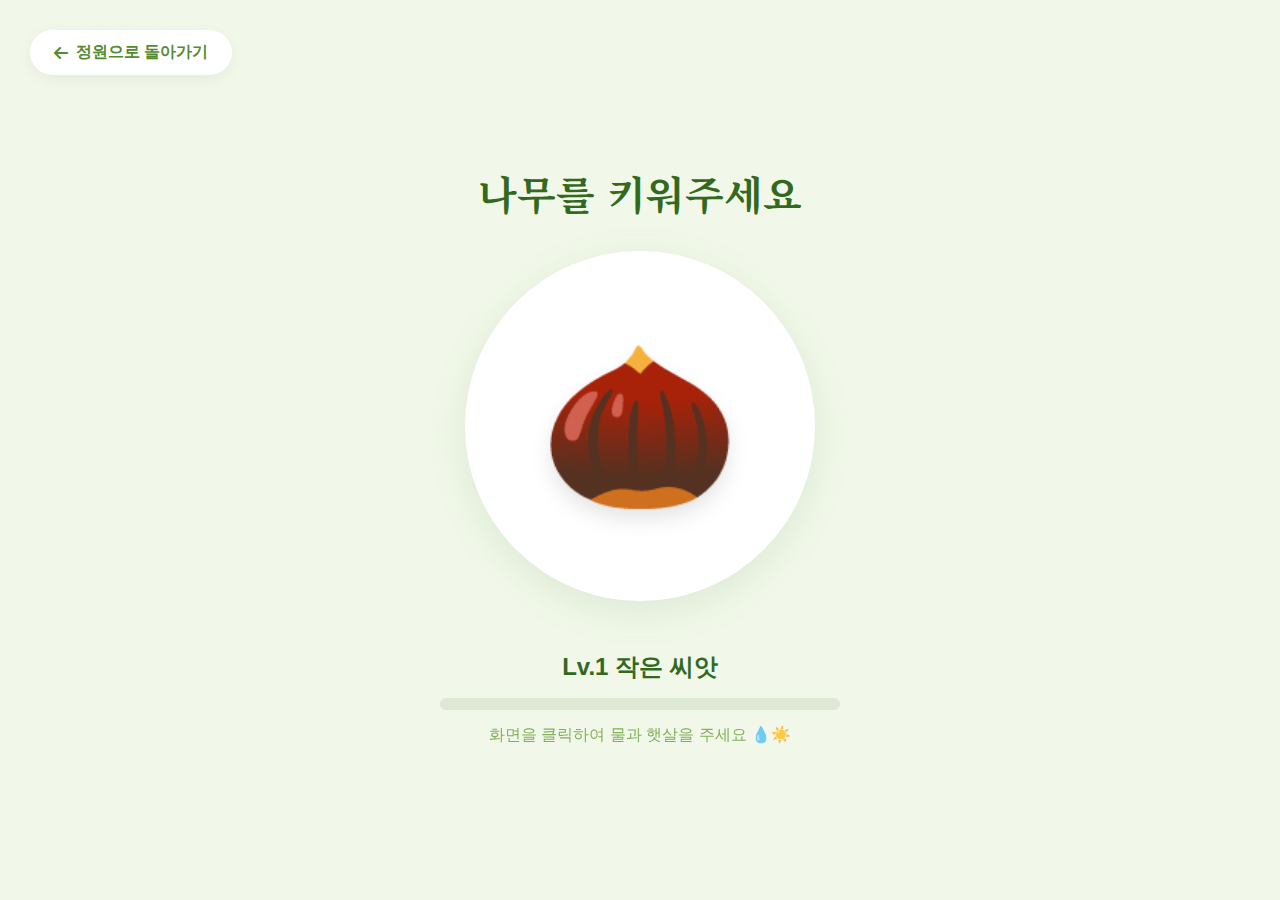
<file: Egg_game.html>
<!DOCTYPE html>
<html lang="ko">

<head>
    <meta charset="UTF-8">
    <title>독서 나무 키우기 🌳</title>
    <!-- Use standard fonts matching home style -->
    <link
        href="https://fonts.googleapis.com/css2?family=Noto+Serif+KR:wght@700&family=Pretendard:wght@400;600&display=swap"
        rel="stylesheet">
    <link rel="stylesheet" href="https://cdnjs.cloudflare.com/ajax/libs/font-awesome/6.4.0/css/all.min.css">
    <style>
        body {
            font-family: 'Pretendard', sans-serif;
            background-color: #F1F8E9;
            /* Very soft green */
            display: flex;
            flex-direction: column;
            align-items: center;
            justify-content: center;
            height: 100vh;
            margin: 0;
            overflow: hidden;
            color: #263238;
        }

        h1 {
            font-family: 'Noto Serif KR', serif;
            color: #33691E;
            margin-bottom: 30px;
            font-size: 2.5rem;
        }

        .game-area {
            position: relative;
            width: 350px;
            height: 350px;
            display: flex;
            justify-content: center;
            align-items: center;
            cursor: pointer;
            background: white;
            border-radius: 50%;
            box-shadow: 0 10px 40px rgba(51, 105, 30, 0.1);
            transition: all 0.2s cubic-bezier(0.25, 0.8, 0.25, 1);
        }

        .game-area:active {
            transform: scale(0.95);
            box-shadow: 0 5px 20px rgba(51, 105, 30, 0.15);
        }

        #tree-icon {
            font-size: 160px;
            user-select: none;
            display: flex;
            align-items: center;
            justify-content: center;
            filter: drop-shadow(0 10px 10px rgba(0, 0, 0, 0.1));
        }

        .progress-wrapper {
            margin-top: 50px;
            width: 80%;
            max-width: 400px;
            text-align: center;
        }

        .progress-container {
            width: 100%;
            height: 12px;
            background: rgba(51, 105, 30, 0.1);
            border-radius: 20px;
            overflow: hidden;
            position: relative;
            margin-top: 15px;
        }

        #progress-bar {
            width: 0%;
            height: 100%;
            background: linear-gradient(90deg, #8BC34A, #558B2F);
            border-radius: 20px;
            transition: width 0.3s cubic-bezier(0.25, 0.8, 0.25, 1);
        }

        #level-text {
            color: #33691E;
            font-size: 1.5rem;
            font-weight: 700;
        }

        .instruction {
            color: #689F38;
            margin-top: 15px;
            font-size: 1rem;
            opacity: 0.8;
        }

        .back-btn {
            position: absolute;
            top: 30px;
            left: 30px;
            text-decoration: none;
            color: #558B2F;
            font-size: 1rem;
            background: white;
            padding: 12px 24px;
            border-radius: 30px;
            box-shadow: 0 4px 15px rgba(0, 0, 0, 0.05);
            font-weight: 600;
            transition: transform 0.2s;
            display: flex;
            align-items: center;
            gap: 8px;
        }

        .back-btn:hover {
            transform: translateY(-2px);
        }

        /* Particles */
        .leaf-particle {
            position: absolute;
            pointer-events: none;
            animation: floatUp 1.2s ease-out forwards;
            font-size: 1.5rem;
            color: #8BC34A;
        }

        @keyframes floatUp {
            0% {
                transform: translateY(0) rotate(0deg) scale(0.5);
                opacity: 1;
            }

            50% {
                opacity: 1;
            }

            100% {
                transform: translateY(-80px) rotate(45deg) scale(1.2);
                opacity: 0;
            }
        }

        /* Bounce Animation */
        @keyframes bounce {

            0%,
            100% {
                transform: scale(1);
            }

            50% {
                transform: scale(1.2);
            }
        }
    </style>
</head>

<body>
    <a href="home.html" class="back-btn"><i class="fas fa-arrow-left"></i> 정원으로 돌아가기</a>

    <h1>나무를 키워주세요</h1>

    <div class="game-area" id="click-area">
        <div id="tree-icon">🌰</div>
    </div>

    <div class="progress-wrapper">
        <div id="level-text">Lv.1 작은 씨앗</div>
        <div class="progress-container">
            <div id="progress-bar"></div>
        </div>
        <p class="instruction">화면을 클릭하여 물과 햇살을 주세요 💧☀️</p>
    </div>

    <script>
        const stages = [
            { icon: "🌰", name: "Lv.1 작은 씨앗" },
            { icon: "🌱", name: "Lv.2 고개 든 새싹" },
            { icon: "🌿", name: "Lv.3 자라나는 묘목" },
            { icon: "🌳", name: "Lv.4 튼튼한 나무" },
            { icon: "🍎", name: "Lv.Max 열매 맺은 나무" },
        ];

        // Retrieve state if you want persistence, skipping for simple demo
        let clickCount = 0;
        let currentStage = 0;
        const clicksPerLevel = 20;

        const treeEl = document.getElementById('tree-icon');
        const barEl = document.getElementById('progress-bar');
        const levelTextEl = document.getElementById('level-text');
        const areaEl = document.getElementById('click-area');

        areaEl.addEventListener('click', (e) => {
            if (currentStage >= stages.length - 1) return;

            clickCount++;

            // Progress Calculation
            let progress = (clickCount % clicksPerLevel) / clicksPerLevel * 100;
            // Immediate visual update for progress
            if (clickCount > 0 && clickCount % clicksPerLevel === 0) progress = 100;
            barEl.style.width = `${progress}%`;

            // Particle Effect (Leaf)
            const p = document.createElement('div');
            p.className = 'leaf-particle';
            p.innerHTML = '<i class="fas fa-leaf"></i>';
            // Randomize position slightly around click
            const offsetX = (Math.random() - 0.5) * 40;
            p.style.left = (e.clientX + offsetX) + 'px';
            p.style.top = e.clientY + 'px';
            document.body.appendChild(p);
            setTimeout(() => p.remove(), 1200);

            // Level Up Check
            if (clickCount > 0 && clickCount % clicksPerLevel === 0) {
                setTimeout(() => {
                    currentStage++;
                    if (currentStage < stages.length) {
                        updateStage();
                    } else {
                        currentStage = stages.length - 1;
                    }
                }, 300); // Slight delay to see full bar
            }
        });

        function updateStage() {
            treeEl.innerText = stages[currentStage].icon;
            levelTextEl.innerText = stages[currentStage].name;
            barEl.style.width = '0%';

            // Celebration Animation
            treeEl.style.animation = 'none';
            treeEl.offsetHeight;
            treeEl.style.animation = 'bounce 0.6s cubic-bezier(0.175, 0.885, 0.32, 1.275)';
        }
    </script>
</body>

</html>
</file>
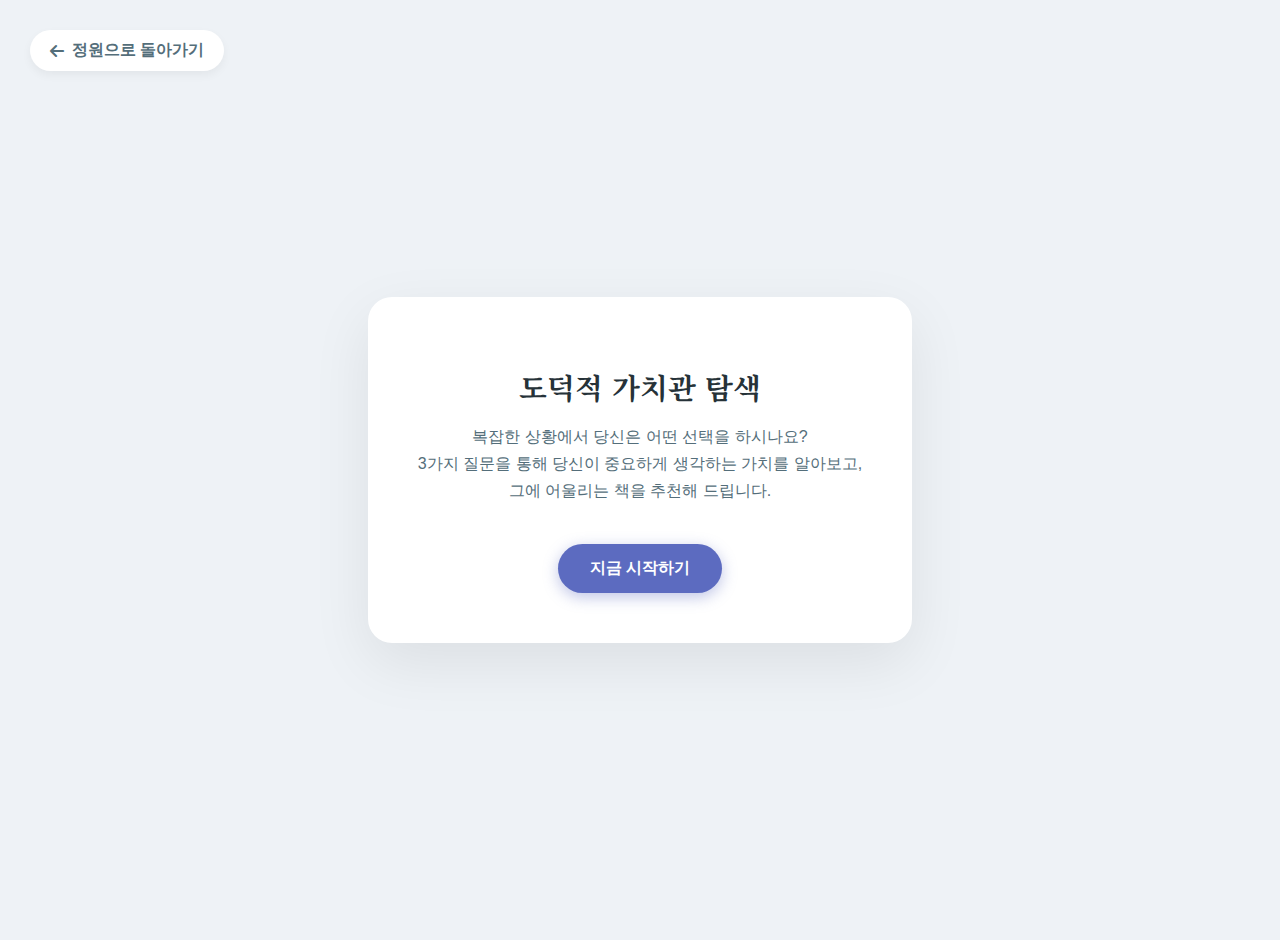
<file: mbti_book.html>
<!DOCTYPE html>
<html lang="ko">

<head>
    <meta charset="UTF-8">
    <title>나의 도덕 가치관과 인생 책 🧭</title>
    <!-- Modern Fonts & Icons -->
    <link
        href="https://fonts.googleapis.com/css2?family=Noto+Serif+KR:wght@700&family=Pretendard:wght@400;500;600&display=swap"
        rel="stylesheet">
    <link rel="stylesheet" href="https://cdnjs.cloudflare.com/ajax/libs/font-awesome/6.4.0/css/all.min.css">
    <style>
        :root {
            --primary: #5c6bc0;
            --bg-color: #EEF2F6;
            --card-bg: #ffffff;
            --text-color: #37474f;
        }

        body {
            font-family: 'Pretendard', sans-serif;
            background-color: var(--bg-color);
            margin: 0;
            display: flex;
            flex-direction: column;
            align-items: center;
            justify-content: center;
            min-height: 100vh;
            color: var(--text-color);
            padding: 20px;
        }

        .back-btn {
            position: absolute;
            top: 30px;
            left: 30px;
            text-decoration: none;
            color: #546e7a;
            font-size: 1rem;
            background: white;
            padding: 10px 20px;
            border-radius: 30px;
            box-shadow: 0 4px 10px rgba(0, 0, 0, 0.05);
            font-weight: 600;
            transition: transform 0.2s;
            display: flex;
            align-items: center;
            gap: 8px;
        }

        .back-btn:hover {
            transform: translateY(-2px);
            color: var(--primary);
        }

        .container {
            max-width: 600px;
            wth: 100%;
            background: var(--card-bg);
            border-radius: 24px;
            padding: 50px;
            box-shadow: 0 20px 60px rgba(0, 0, 0, 0.08);
            /* Soft shadow */
            text-align: center;
            position: relative;
            overflow: hidden;
        }

        h1 {
            font-family: 'Noto Serif KR', serif;
            font-size: 1.8rem;
            margin-bottom: 10px;
            color: #263238;
        }

        .step-indicator {
            font-size: 0.9rem;
            color: #90a4ae;
            margin-bottom: 40px;
            font-weight: 500;
            text-transform: uppercase;
            letter-spacing: 1px;
        }

        .question-box {
            display: none;
            animation: fadeIn 0.5s ease-out;
        }

        .question-box.active {
            display: block;
        }

        .scenario-text {
            font-size: 1.3rem;
            line-height: 1.6;
            margin-bottom: 40px;
            font-weight: 600;
            word-break: keep-all;
        }

        .options {
            display: flex;
            flex-direction: column;
            gap: 15px;
        }

        .option-btn {
            background: #f5f7fa;
            border: 2px solid transparent;
            padding: 20px;
            border-radius: 16px;
            font-size: 1.05rem;
            cursor: pointer;
            transition: all 0.2s;
            font-family: 'Pretendard', sans-serif;
            color: #455a64;
            text-align: left;
            position: relative;
        }

        .option-btn:hover {
            background: #e8eaf6;
            border-color: var(--primary);
            color: var(--primary);
            transform: translateY(-2px);
        }

        /* Result Section */
        #result-section {
            display: none;
            animation: slideUp 0.6s ease-out;
        }

        .book-cover-mock {
            width: 140px;
            height: 200px;
            background: linear-gradient(135deg, #ddd, #eee);
            margin: 0 auto 25px;
            border-radius: 8px;
            /* Classic book radius */
            box-shadow: 5px 10px 30px rgba(0, 0, 0, 0.2);
            display: flex;
            align-items: center;
            justify-content: center;
            font-size: 3rem;
            color: white;
            position: relative;
        }

        .book-cover-mock::after {
            /* Book spine highlight */
            content: '';
            position: absolute;
            left: 0;
            top: 0;
            bottom: 0;
            width: 4px;
            background: rgba(255, 255, 255, 0.3);
        }

        .value-badge {
            display: inline-block;
            padding: 6px 14px;
            border-radius: 20px;
            background: #e8eaf6;
            color: var(--primary);
            font-weight: 700;
            font-size: 0.9rem;
            margin-bottom: 20px;
        }

        .rec-desc {
            color: #546e7a;
            line-height: 1.7;
            margin-bottom: 30px;
        }

        .restart-btn {
            background: var(--primary);
            color: white;
            border: none;
            padding: 14px 32px;
            border-radius: 50px;
            cursor: pointer;
            font-size: 1rem;
            font-weight: 600;
            box-shadow: 0 4px 15px rgba(92, 107, 192, 0.4);
            transition: transform 0.2s;
        }

        .restart-btn:hover {
            transform: translateY(-2px);
        }

        @keyframes fadeIn {
            from {
                opacity: 0;
                transform: translateX(10px);
            }

            to {
                opacity: 1;
                transform: translateX(0);
            }
        }

        @keyframes slideUp {
            from {
                opacity: 0;
                transform: translateY(30px);
            }

            to {
                opacity: 1;
                transform: translateY(0);
            }
        }
    </style>
</head>

<body>
    <a href="home.html" class="back-btn"><i class="fas fa-arrow-left"></i> 정원으로 돌아가기</a>

    <div class="container">

        <!-- Intro -->
        <div id="intro-box" class="question-box active">
            <h1>도덕적 가치관 탐색</h1>
            <p class="rec-desc" style="margin-bottom: 40px;">
                복잡한 상황에서 당신은 어떤 선택을 하시나요?<br>
                3가지 질문을 통해 당신이 중요하게 생각하는 가치를 알아보고,<br>
                그에 어울리는 책을 추천해 드립니다.
            </p>
            <button class="restart-btn" onclick="startTest()">지금 시작하기</button>
        </div>

        <!-- Question 1 -->
        <div id="q1" class="question-box">
            <div class="step-indicator">Scenario 01</div>
            <p class="scenario-text">
                친구 A가 시험 부정행위를 하는 것을 우연히 보게 되었습니다.<br>
                A는 평소 집안 사정 때문에 성적 압박을 심하게 받고 있습니다.<br>
                당신이라면 어떻게 할까요?
            </p>
            <div class="options">
                <button class="option-btn" onclick="next(1, 'justice')">
                    1. 규칙은 규칙이다. 선생님께 사실대로 말씀드린다. (정의)
                </button>
                <button class="option-btn" onclick="next(1, 'empathy')">
                    2. 친구의 사정이 딱하니까, 이번 한 번만 모른 척 넘어간다. (공감)
                </button>
            </div>
        </div>

        <!-- Question 2 -->
        <div id="q2" class="question-box">
            <div class="step-indicator">Scenario 02</div>
            <p class="scenario-text">
                마을의 안전을 위해 모든 사람의 행동을 24시간 감시하는<br>
                CCTV 시스템을 도입한다고 합니다.<br>
                이에 대한 당신의 생각은?
            </p>
            <div class="options">
                <button class="option-btn" onclick="next(2, 'safety')">
                    1. 범죄가 사라지고 모두가 안전해질 수 있다면 찬성한다. (공동체/안전)
                </button>
                <button class="option-btn" onclick="next(2, 'freedom')">
                    2. 나의 사생활과 자유가 침해되는 것은 싫다. 반대한다. (자유/권리)
                </button>
            </div>
        </div>

        <!-- Question 3 -->
        <div id="q3" class="question-box">
            <div class="step-indicator">Scenario 03</div>
            <p class="scenario-text">
                길을 가다가 이름 모를 타인이 쓰러져 있는 것을 발견했습니다.<br>
                도와주면 내 약속 시간에 늦어 큰 손해를 볼 수도 있습니다.<br>
                당신의 선택은?
            </p>
            <div class="options">
                <button class="option-btn" onclick="next(3, 'conscience')">
                    1. 손해를 보더라도 사람을 구하는 것이 도리다. (양심/책임)
                </button>
                <button class="option-btn" onclick="next(3, 'pragmatic')">
                    2. 안타깝지만 신고만 해주고 내 갈 길을 간다. (실리/현실)
                </button>
            </div>
        </div>

        <!-- Result -->
        <div id="result-section">
            <div class="step-indicator">Recommendation</div>
            <h1 id="res-title">책 제목</h1>
            <div class="value-badge" id="res-value">핵심 가치</div>

            <div class="book-cover-mock" id="res-color">📖</div>

            <p class="rec-desc" id="res-desc">설명 텍스트</p>

            <button class="restart-btn" onclick="location.reload()"><i class="fas fa-redo"></i> 다시 테스트하기</button>
        </div>

    </div>

    <script>
        // Simple Logic: Store last choice to determine nuance, but mostly random for demo variety if generic.
        // Or accumulating scores. Let's accumulate 'types'.
        /*
           Scores mapping:
           - justice, safety, conscience -> Type A '원칙과 정의' (Principled)
           - empathy, freedom, pragmatic -> Type B '감성과 자유' (Humanist)
        */

        let scores = { A: 0, B: 0 };
        // Mapping choices to types
        const typeMap = {
            'justice': 'A', 'safety': 'A', 'conscience': 'A',
            'empathy': 'B', 'freedom': 'B', 'pragmatic': 'B'
        };

        function startTest() {
            document.getElementById('intro-box').classList.remove('active');
            document.getElementById('q1').classList.add('active');
        }

        function next(qNum, choiceKey) {
            scores[typeMap[choiceKey]]++;

            document.getElementById(`q${qNum}`).classList.remove('active');
            if (qNum < 3) {
                document.getElementById(`q${qNum + 1}`).classList.add('active');
            } else {
                showResult();
            }
        }

        function showResult() {
            const resSection = document.getElementById('result-section');
            resSection.style.display = 'block';

            const title = document.getElementById('res-title');
            const value = document.getElementById('res-value');
            const desc = document.getElementById('res-desc');
            const color = document.getElementById('res-color');

            if (scores.A > scores.B) {
                // Type A: The Guardian
                title.innerText = "《앵무새 죽이기》";
                value.innerText = "#정의 #양심 #용기";
                desc.innerHTML = "당신은 <b>원칙과 정의</b>를 소중히 여기는 사람입니다.<br>편견에 맞서 양심을 지키는 변호사 핀치의 이야기를 통해<br>진정한 용기가 무엇인지 확인해보세요.";
                color.style.background = "linear-gradient(135deg, #2c3e50, #3498db)";
            } else {
                // Type B: The Humanist
                title.innerText = "《기억 전달자》";
                value.innerText = "#감정 #선택 #자유";
                desc.innerHTML = "당신은 <b>개인의 자유와 감정</b>을 소중히 여깁니다.<br>통제된 완벽함보다 고통스럽더라도 진실된 삶을 선택하는<br>조너스의 여정이 당신에게 깊은 울림을 줄 것입니다.";
                color.style.background = "linear-gradient(135deg, #8e44ad, #9b59b6)";
            }
        }
    </script>
</body>

</html>
</file>
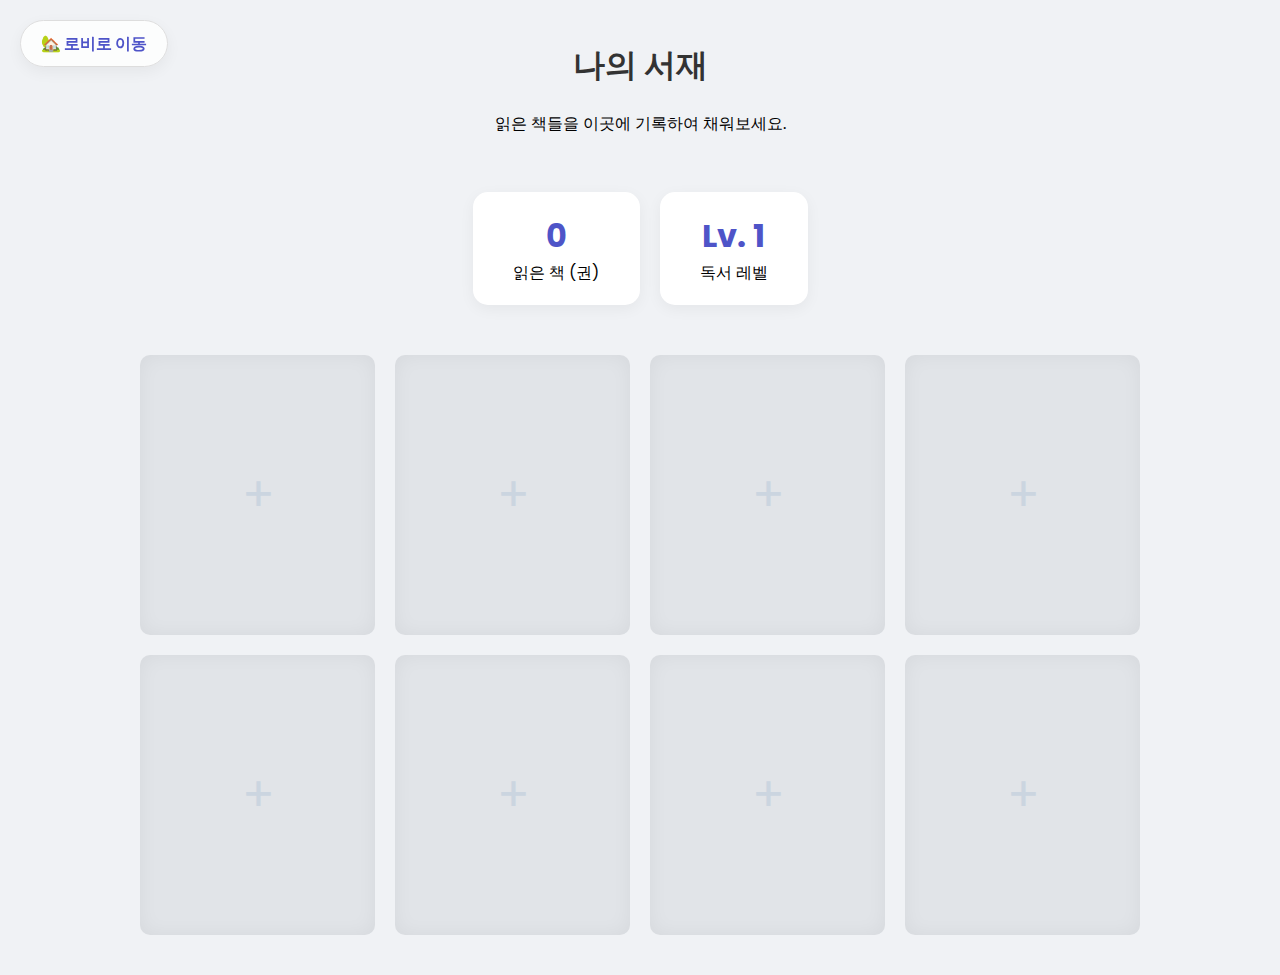
<file: my_library.html>
<!DOCTYPE html>
<html lang="ko">

<head>
    <meta charset="UTF-8">
    <meta name="viewport" content="width=device-width, initial-scale=1.0">
    <title>My Reading Universe</title>
    <link href="https://fonts.googleapis.com/css2?family=Poppins:wght@300;500;700&display=swap" rel="stylesheet">
    <style>
        :root {
            --bg-color: #f0f2f5;
            --shelf-color: #e0e0e0;
            --primary: #4e54c8;
            --secondary: #8f94fb;
        }

        body {
            background: var(--bg-color);
            font-family: 'Poppins', sans-serif;
            margin: 0;
            padding: 20px;
            display: flex;
            flex-direction: column;
            align-items: center;
        }

        header {
            text-align: center;
            margin-bottom: 40px;
        }

        h1 {
            font-weight: 700;
            color: #333;
        }

        .stats-container {
            display: flex;
            gap: 20px;
            margin-bottom: 30px;
        }

        .stat-card {
            background: white;
            padding: 20px 40px;
            border-radius: 15px;
            box-shadow: 0 4px 15px rgba(0, 0, 0, 0.05);
            text-align: center;
        }

        .stat-number {
            font-size: 2rem;
            font-weight: bold;
            color: var(--primary);
        }

        .shelf-container {
            display: grid;
            grid-template-columns: repeat(4, 1fr);
            gap: 20px;
            width: 100%;
            max-width: 1000px;
            padding: 20px;
        }

        .book-slot {
            width: 100%;
            height: 280px;
            background: #e1e4e8;
            border-radius: 10px;
            display: flex;
            justify-content: center;
            align-items: center;
            position: relative;
            transition: all 0.3s ease;
            cursor: pointer;
            box-shadow: inset 0 0 20px rgba(0, 0, 0, 0.05);
        }

        .book-slot:hover {
            transform: translateY(-5px);
        }

        .book-slot.empty::after {
            content: '+';
            font-size: 3rem;
            color: #cbd5e0;
        }

        .book-spine {
            width: 90%;
            height: 95%;
            background: linear-gradient(135deg, var(--primary), var(--secondary));
            border-radius: 5px;
            box-shadow: 5px 5px 15px rgba(0, 0, 0, 0.2);
            display: flex;
            justify-content: center;
            align-items: center;
            text-align: center;
            color: white;
            padding: 10px;
            font-size: 1.1rem;
            writing-mode: vertical-rl;
            text-orientation: mixed;
            transform: rotate(180deg);
        }

        /* Modal */
        .modal {
            position: fixed;
            top: 0;
            left: 0;
            width: 100%;
            height: 100%;
            background: rgba(0, 0, 0, 0.5);
            display: none;
            justify-content: center;
            align-items: center;
            z-index: 1000;
        }

        .modal-content {
            background: white;
            padding: 30px;
            border-radius: 20px;
            width: 300px;
            text-align: center;
        }

        input {
            width: 80%;
            padding: 10px;
            margin: 20px 0;
            border: 1px solid #ddd;
            border-radius: 5px;
        }

        .add-btn {
            background: var(--primary);
            color: white;
            border: none;
            padding: 10px 20px;
            border-radius: 5px;
            cursor: pointer;
        }

        @media (max-width: 768px) {
            .shelf-container {
                grid-template-columns: repeat(2, 1fr);
            }
        }


        .home-btn {
            position: fixed;
            top: 20px;
            left: 20px;
            background: rgba(255, 255, 255, 0.8);
            border: 1px solid #ddd;
            padding: 10px 20px;
            border-radius: 30px;
            text-decoration: none;
            color: #4e54c8;
            font-weight: bold;
            box-shadow: 0 5px 15px rgba(0, 0, 0, 0.05);
            transition: all 0.3s;
            z-index: 1000;
            display: flex;
            align-items: center;
            gap: 5px;
        }

        .home-btn:hover {
            transform: scale(1.05);
            background: #4e54c8;
            color: white;
        }
    </style>
</head>

<body>
    <a href="home.html" class="home-btn">🏡 로비로 이동</a>

    <header>
        <h1>나의 서재</h1>
        <p>읽은 책들을 이곳에 기록하여 채워보세요.</p>
    </header>

    <div class="stats-container">
        <div class="stat-card">
            <div class="stat-number" id="count">0</div>
            <div>읽은 책 (권)</div>
        </div>
        <div class="stat-card">
            <div class="stat-number">Lv. 1</div>
            <div>독서 레벨</div>
        </div>
    </div>

    <div class="shelf-container" id="shelf">
        <!-- 8 Slots -->
        <div class="book-slot empty" onclick="openModal(this)"></div>
        <div class="book-slot empty" onclick="openModal(this)"></div>
        <div class="book-slot empty" onclick="openModal(this)"></div>
        <div class="book-slot empty" onclick="openModal(this)"></div>
        <div class="book-slot empty" onclick="openModal(this)"></div>
        <div class="book-slot empty" onclick="openModal(this)"></div>
        <div class="book-slot empty" onclick="openModal(this)"></div>
        <div class="book-slot empty" onclick="openModal(this)"></div>
    </div>

    <!-- Modal -->
    <div class="modal" id="bookModal">
        <div class="modal-content">
            <h2>책 추가하기</h2>
            <input type="text" id="bookTitle" placeholder="책 제목을 입력하세요">
            <button class="add-btn" onclick="addBook()">추가</button>
            <button class="add-btn" style="background:#ccc; margin-left:5px" onclick="closeModal()">취소</button>
        </div>
    </div>

    <script>
        let currentSlot = null;
        let bookCount = 0;

        function openModal(element) {
            if (!element.classList.contains('empty')) return;
            currentSlot = element;
            document.getElementById('bookModal').style.display = 'flex';
            document.getElementById('bookTitle').focus();
        }

        function closeModal() {
            document.getElementById('bookModal').style.display = 'none';
            document.getElementById('bookTitle').value = '';
            currentSlot = null;
        }

        function addBook() {
            const title = document.getElementById('bookTitle').value;
            if (title.trim() === '') return;

            if (currentSlot) {
                currentSlot.classList.remove('empty');
                currentSlot.innerHTML = `<div class='book-spine'>${title}</div>`;

                // Color variation
                const hues = [230, 260, 200, 320, 180];
                const randomHue = hues[Math.floor(Math.random() * hues.length)];
                currentSlot.querySelector('.book-spine').style.background = `linear-gradient(135deg, hsl(${randomHue}, 60%, 50%), hsl(${randomHue}, 60%, 70%))`;

                // Update stats
                bookCount++;
                document.getElementById('count').innerText = bookCount;
            }
            closeModal();
        }

        // Close modal on outside click
        window.onclick = function (event) {
            if (event.target == document.getElementById('bookModal')) {
                closeModal();
            }
        }
    </script>
</body>

</html>
</file>
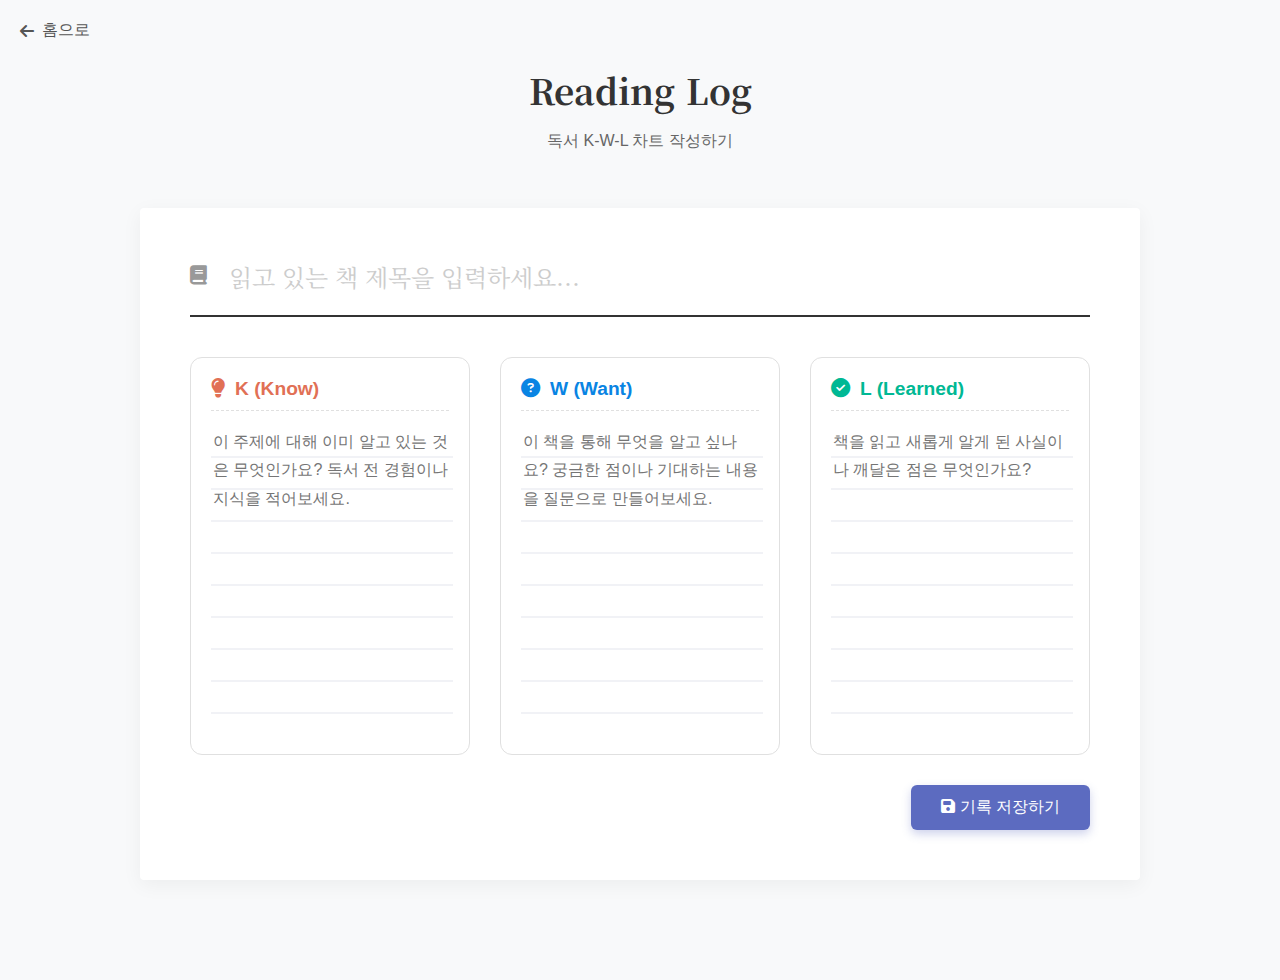
<file: reading_log.html>
<!DOCTYPE html>
<html lang="ko">

<head>
    <meta charset="UTF-8">
    <meta name="viewport" content="width=device-width, initial-scale=1.0">
    <title>나의 독서 기록 (KWL)</title>
    <link
        href="https://fonts.googleapis.com/css2?family=Noto+Serif+KR:wght@400;700&family=Pretendard:wght@300;400;500;600&display=swap"
        rel="stylesheet">
    <link rel="stylesheet" href="https://cdnjs.cloudflare.com/ajax/libs/font-awesome/6.4.0/css/all.min.css">
    <style>
        :root {
            --bg-color: #F8F9FA;
            --paper-color: #ffffff;
            --primary: #5c6bc0;
            --text-color: #333;
            --line-color: #e0e0e0;
        }

        body {
            font-family: 'Pretendard', sans-serif;
            background-color: var(--bg-color);
            margin: 0;
            padding: 40px 20px;
            color: var(--text-color);
            min-height: 100vh;
            display: flex;
            flex-direction: column;
            align-items: center;
        }

        .back-link {
            position: absolute;
            top: 20px;
            left: 20px;
            text-decoration: none;
            color: #555;
            font-weight: 500;
            display: flex;
            align-items: center;
            gap: 8px;
            transition: color 0.2s;
        }

        .back-link:hover {
            color: var(--primary);
        }

        header {
            text-align: center;
            margin-bottom: 40px;
        }

        h1 {
            font-family: 'Noto Serif KR', serif;
            font-size: 2.2rem;
            margin-bottom: 10px;
        }

        .subtitle {
            color: #666;
            font-size: 1rem;
        }

        /* Paper Sheet UI */
        .sheet {
            background: var(--paper-color);
            width: 100%;
            max-width: 900px;
            padding: 50px;
            border-radius: 4px;
            box-shadow: 0 5px 20px rgba(0, 0, 0, 0.05);
            position: relative;
        }

        /* Book Info Input */
        .book-meta {
            margin-bottom: 40px;
            border-bottom: 2px solid var(--text-color);
            padding-bottom: 20px;
            display: flex;
            gap: 20px;
            align-items: center;
        }

        .book-input {
            border: none;
            font-size: 1.5rem;
            font-family: 'Noto Serif KR', serif;
            width: 100%;
            outline: none;
            color: var(--text-color);
        }

        .book-input::placeholder {
            color: #ccc;
        }

        /* KWL Columns */
        .kwl-grid {
            display: grid;
            grid-template-columns: repeat(3, 1fr);
            gap: 30px;
        }

        @media (max-width: 768px) {
            .kwl-grid {
                grid-template-columns: 1fr;
            }
        }

        .kwl-column {
            background: #fff;
            border: 1px solid var(--line-color);
            border-radius: 12px;
            padding: 20px;
            transition: box-shadow 0.3s;
        }

        .kwl-column:focus-within {
            box-shadow: 0 4px 15px rgba(0, 0, 0, 0.08);
            border-color: var(--primary);
        }

        .col-header {
            font-size: 1.2rem;
            font-weight: 700;
            margin-bottom: 15px;
            display: flex;
            align-items: center;
            gap: 10px;
            padding-bottom: 10px;
            border-bottom: 1px dashed var(--line-color);
        }

        /* KWL Specific Colors */
        .col-k .col-header {
            color: #e17055;
        }

        .col-w .col-header {
            color: #0984e3;
        }

        .col-l .col-header {
            color: #00b894;
        }

        textarea {
            width: 100%;
            min-height: 300px;
            border: none;
            resize: none;
            font-family: 'Pretendard', sans-serif;
            font-size: 1rem;
            line-height: 1.8;
            background: transparent;
            /* Lines effect below */
            background-image: linear-gradient(transparent 95%, #f1f2f6 95%);
            background-size: 100% 2rem;
            outline: none;
        }

        .action-area {
            text-align: right;
            margin-top: 30px;
        }

        .save-btn {
            background: var(--primary);
            color: white;
            border: none;
            padding: 12px 30px;
            border-radius: 6px;
            font-size: 1rem;
            cursor: pointer;
            box-shadow: 0 4px 10px rgba(92, 107, 192, 0.3);
            transition: transform 0.2s;
        }

        .save-btn:hover {
            transform: translateY(-2px);
        }

        /* Toast */
        #toast {
            position: fixed;
            bottom: 30px;
            left: 50%;
            transform: translateX(-50%) translateY(20px);
            background: #333;
            color: white;
            padding: 12px 24px;
            border-radius: 40px;
            opacity: 0;
            transition: all 0.3s;
            pointer-events: none;
        }

        #toast.show {
            opacity: 1;
            transform: translateX(-50%) translateY(0);
        }
    </style>
</head>

<body>

    <a href="home.html" class="back-link"><i class="fas fa-arrow-left"></i> 홈으로</a>

    <header>
        <h1>Reading Log</h1>
        <p class="subtitle">독서 K-W-L 차트 작성하기</p>
    </header>

    <div class="sheet">
        <div class="book-meta">
            <i class="fas fa-book" style="color: #999; font-size: 1.2rem;"></i>
            <input type="text" class="book-input" placeholder="읽고 있는 책 제목을 입력하세요...">
        </div>

        <div class="kwl-grid">
            <!-- K Column -->
            <div class="kwl-column col-k">
                <div class="col-header">
                    <i class="fas fa-lightbulb"></i> K (Know)
                </div>
                <textarea placeholder="이 주제에 대해 이미 알고 있는 것은 무엇인가요? 독서 전 경험이나 지식을 적어보세요."></textarea>
            </div>

            <!-- W Column -->
            <div class="kwl-column col-w">
                <div class="col-header">
                    <i class="fas fa-question-circle"></i> W (Want)
                </div>
                <textarea placeholder="이 책을 통해 무엇을 알고 싶나요? 궁금한 점이나 기대하는 내용을 질문으로 만들어보세요."></textarea>
            </div>

            <!-- L Column -->
            <div class="kwl-column col-l">
                <div class="col-header">
                    <i class="fas fa-check-circle"></i> L (Learned)
                </div>
                <textarea placeholder="책을 읽고 새롭게 알게 된 사실이나 깨달은 점은 무엇인가요?"></textarea>
            </div>
        </div>

        <div class="action-area">
            <button class="save-btn" onclick="saveLog()"><i class="fas fa-save"></i> 기록 저장하기</button>
        </div>
    </div>

    <div id="toast">✅ 기록이 안전하게 저장되었습니다.</div>

    <script>
        function saveLog() {
            // In a real app, save to LocalStorage or DB
            const toast = document.getElementById('toast');
            toast.classList.add('show');
            setTimeout(() => toast.classList.remove('show'), 3000);

            // Optional: log to console
            const title = document.querySelector('.book-input').value;
            console.log(`Saved log for: ${title || 'Untitled'}`);
        }
    </script>

</body>

</html>
</file>
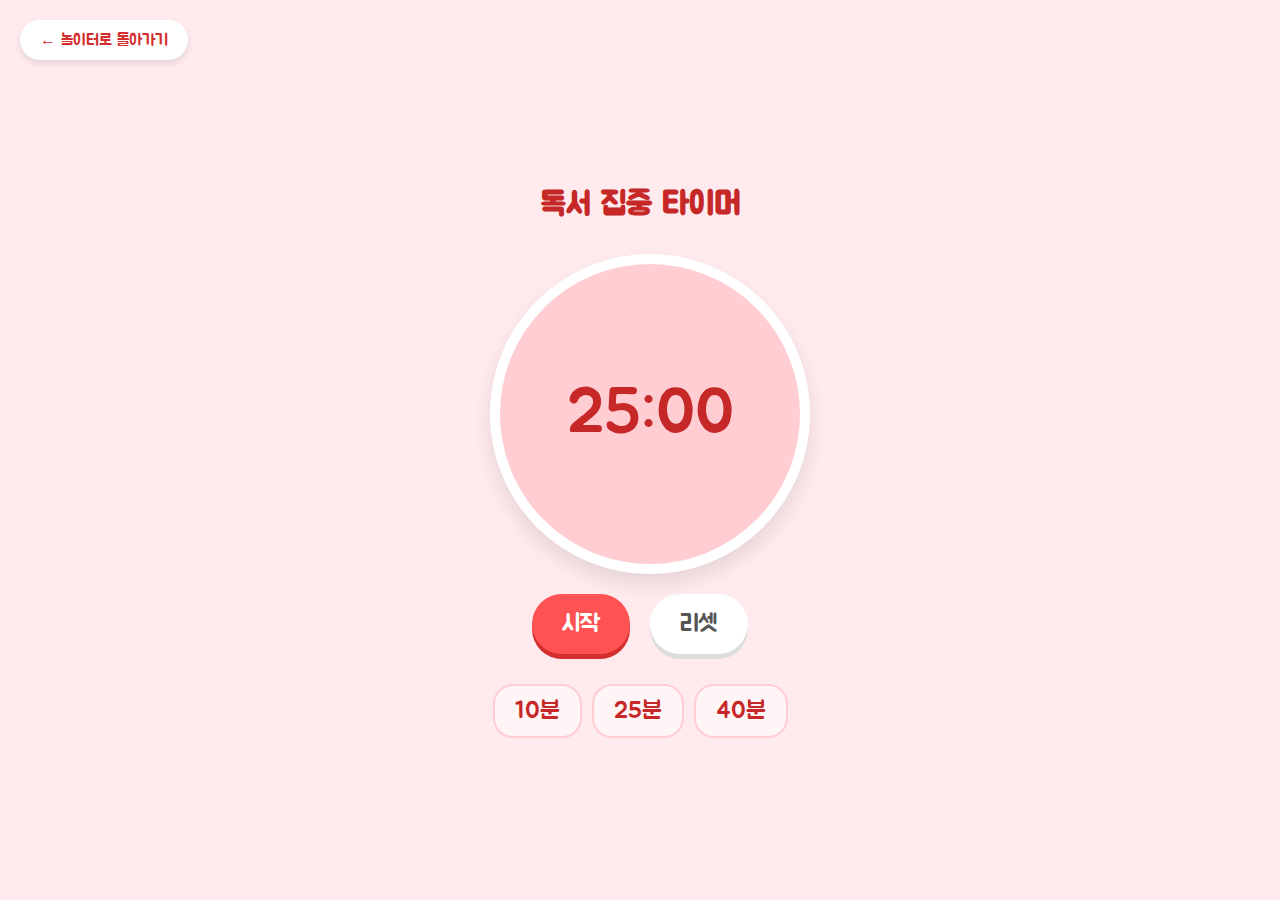
<file: time_timer.html>
<!DOCTYPE html>
<html lang="ko">

<head>
    <meta charset="UTF-8">
    <title>집중 타이머 ⏱️</title>
    <link href="https://fonts.googleapis.com/css2?family=Jua&display=swap" rel="stylesheet">
    <style>
        body {
            font-family: 'Jua', sans-serif;
            background-color: #FFEBEE;
            display: flex;
            flex-direction: column;
            align-items: center;
            justify-content: center;
            height: 100vh;
            margin: 0;
        }

        .back-btn {
            position: absolute;
            top: 20px;
            left: 20px;
            text-decoration: none;
            color: #D32F2F;
            background: white;
            padding: 10px 20px;
            border-radius: 20px;
            box-shadow: 0 4px 6px rgba(0, 0, 0, 0.1);
        }

        h1 {
            color: #C62828;
            margin-bottom: 30px;
        }

        .timer-container {
            position: relative;
            width: 300px;
            height: 300px;
        }

        /* Pie Chart Timer using CSS Conic Gradient */
        .pie {
            width: 100%;
            height: 100%;
            border-radius: 50%;
            background: conic-gradient(#FFCDD2 var(--deg), white 0deg);
            border: 10px solid white;
            box-shadow: 0 10px 20px rgba(0, 0, 0, 0.1);
            position: relative;
            display: flex;
            align-items: center;
            justify-content: center;
        }

        .time-text {
            font-size: 4rem;
            color: #C62828;
            z-index: 10;
        }

        .controls {
            margin-top: 40px;
            display: flex;
            gap: 20px;
        }

        button {
            padding: 15px 30px;
            font-size: 1.5rem;
            border: none;
            border-radius: 50px;
            cursor: pointer;
            font-family: 'Jua';
            transition: transform 0.1s;
        }

        button:active {
            transform: scale(0.95);
        }

        .btn-start {
            background: #FF5252;
            color: white;
            box-shadow: 0 5px 0 #D32F2F;
        }

        .btn-reset {
            background: #fff;
            color: #555;
            box-shadow: 0 5px 0 #ddd;
        }

        .presets {
            margin-top: 30px;
            display: flex;
            gap: 10px;
        }

        .preset-btn {
            background: rgba(255, 255, 255, 0.5);
            border: 2px solid #FFCDD2;
            padding: 10px 20px;
            border-radius: 20px;
            cursor: pointer;
            color: #C62828;
            font-family: 'Jua';
        }

        .preset-btn:hover {
            background: white;
        }
    </style>
</head>

<body>
    <a href="home.html" class="back-btn">← 놀이터로 돌아가기</a>

    <h1>독서 집중 타이머</h1>

    <div class="timer-container">
        <div class="pie" id="pie" style="--deg: 360deg;">
            <div class="time-text" id="display">25:00</div>
        </div>
    </div>

    <div class="controls">
        <button class="btn-start" id="startBtn">시작</button>
        <button class="btn-reset" id="resetBtn">리셋</button>
    </div>

    <div class="presets">
        <button class="preset-btn" onclick="setTime(10)">10분</button>
        <button class="preset-btn" onclick="setTime(25)">25분</button>
        <button class="preset-btn" onclick="setTime(40)">40분</button>
    </div>

    <script>
        let duration = 25 * 60; // seconds
        let timeLeft = duration;
        let timerId = null;
        let isRunning = false;

        const pie = document.getElementById('pie');
        const display = document.getElementById('display');
        const startBtn = document.getElementById('startBtn');

        function updateView() {
            const m = Math.floor(timeLeft / 60);
            const s = timeLeft % 60;
            display.textContent = `${m}:${s < 10 ? '0' + s : s}`;

            // Calculate degrees: 360 -> 0
            const deg = (timeLeft / duration) * 360;
            pie.style.setProperty('--deg', `${deg}deg`);
        }

        function setTime(min) {
            if (isRunning) return;
            duration = min * 60;
            timeLeft = duration;
            updateView();
        }

        startBtn.addEventListener('click', () => {
            if (isRunning) {
                // Pause
                clearInterval(timerId);
                isRunning = false;
                startBtn.textContent = "계속";
                startBtn.style.background = "#FF9800"; // Orange for pause
            } else {
                // Start
                if (timeLeft <= 0) return;
                isRunning = true;
                startBtn.textContent = "일시정지";
                startBtn.style.background = "#FF5252";

                timerId = setInterval(() => {
                    timeLeft--;
                    updateView();
                    if (timeLeft <= 0) {
                        clearInterval(timerId);
                        isRunning = false;
                        startBtn.textContent = "완료";
                        pie.style.setProperty('--deg', `0deg`);
                        alert("독서 시간이 끝났습니다! 고생하셨어요. 📖");
                    }
                }, 1000);
            }
        });

        document.getElementById('resetBtn').addEventListener('click', () => {
            clearInterval(timerId);
            isRunning = false;
            timeLeft = duration;
            updateView();
            startBtn.textContent = "시작";
            startBtn.style.background = "#FF5252";
        });

        updateView();
    </script>
</body>

</html>
</file>
